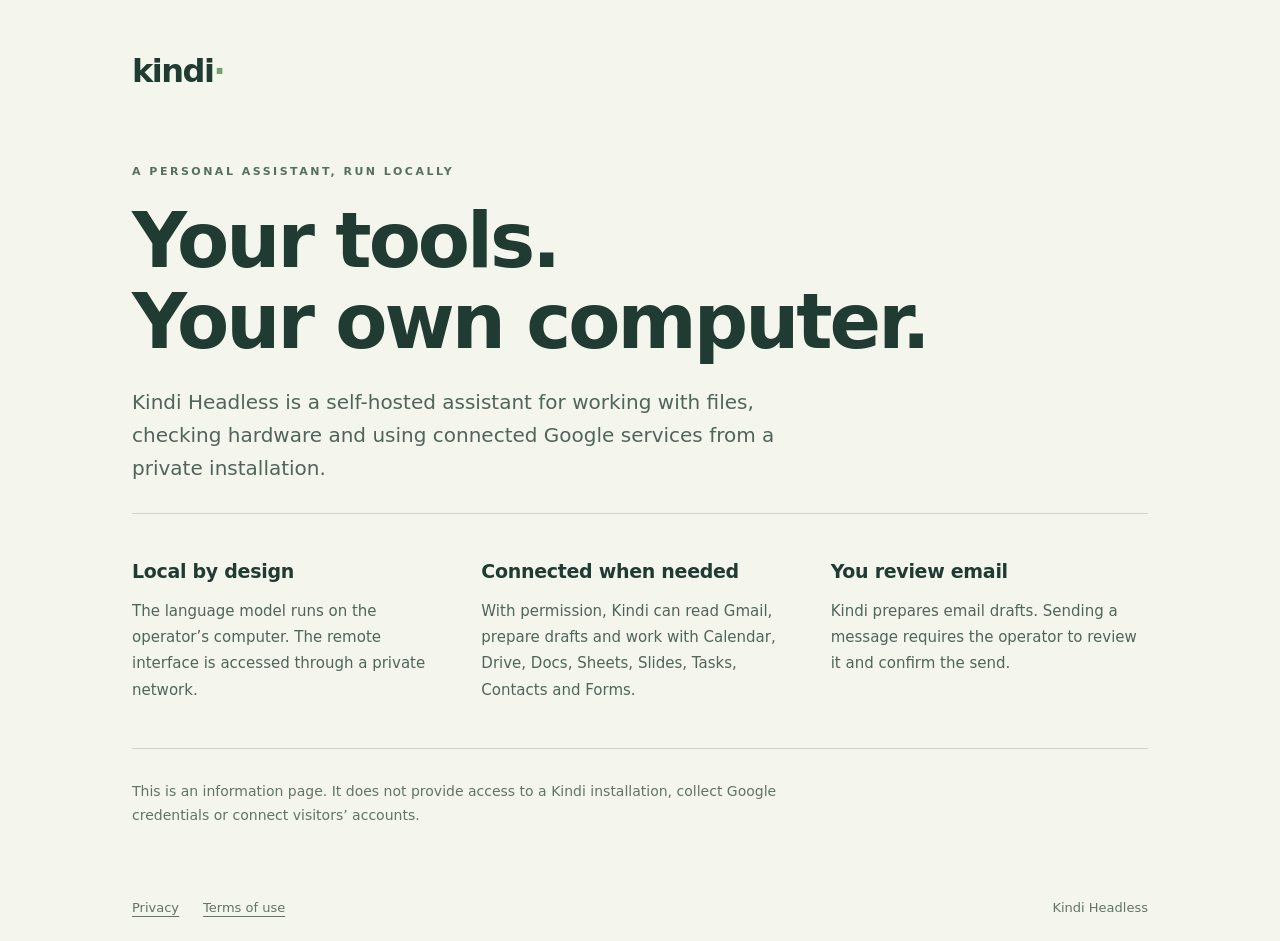
<file: index.html>
<!doctype html>
<html lang="en"><head><meta charset="utf-8"><meta name="viewport" content="width=device-width,initial-scale=1"><meta name="robots" content="noindex,nofollow"><meta name="referrer" content="no-referrer"><meta name="description" content="Kindi Headless is a self-hosted personal assistant for files and Google Workspace."><title>Kindi Headless</title><link rel="stylesheet" href="style.css"></head>
<body><main><a class="brand" href="./">kindi<span>·</span></a><p class="eyebrow">A PERSONAL ASSISTANT, RUN LOCALLY</p><h1>Your tools.<br>Your own computer.</h1><p class="intro">Kindi Headless is a self-hosted assistant for working with files, checking hardware and using connected Google services from a private installation.</p><div class="grid"><article><h2>Local by design</h2><p>The language model runs on the operator’s computer. The remote interface is accessed through a private network.</p></article><article><h2>Connected when needed</h2><p>With permission, Kindi can read Gmail, prepare drafts and work with Calendar, Drive, Docs, Sheets, Slides, Tasks, Contacts and Forms.</p></article><article><h2>You review email</h2><p>Kindi prepares email drafts. Sending a message requires the operator to review it and confirm the send.</p></article></div><p class="note">This is an information page. It does not provide access to a Kindi installation, collect Google credentials or connect visitors’ accounts.</p><footer><a href="privacy.html">Privacy</a><a href="terms.html">Terms of use</a><span>Kindi Headless</span></footer></main></body></html>
</file>
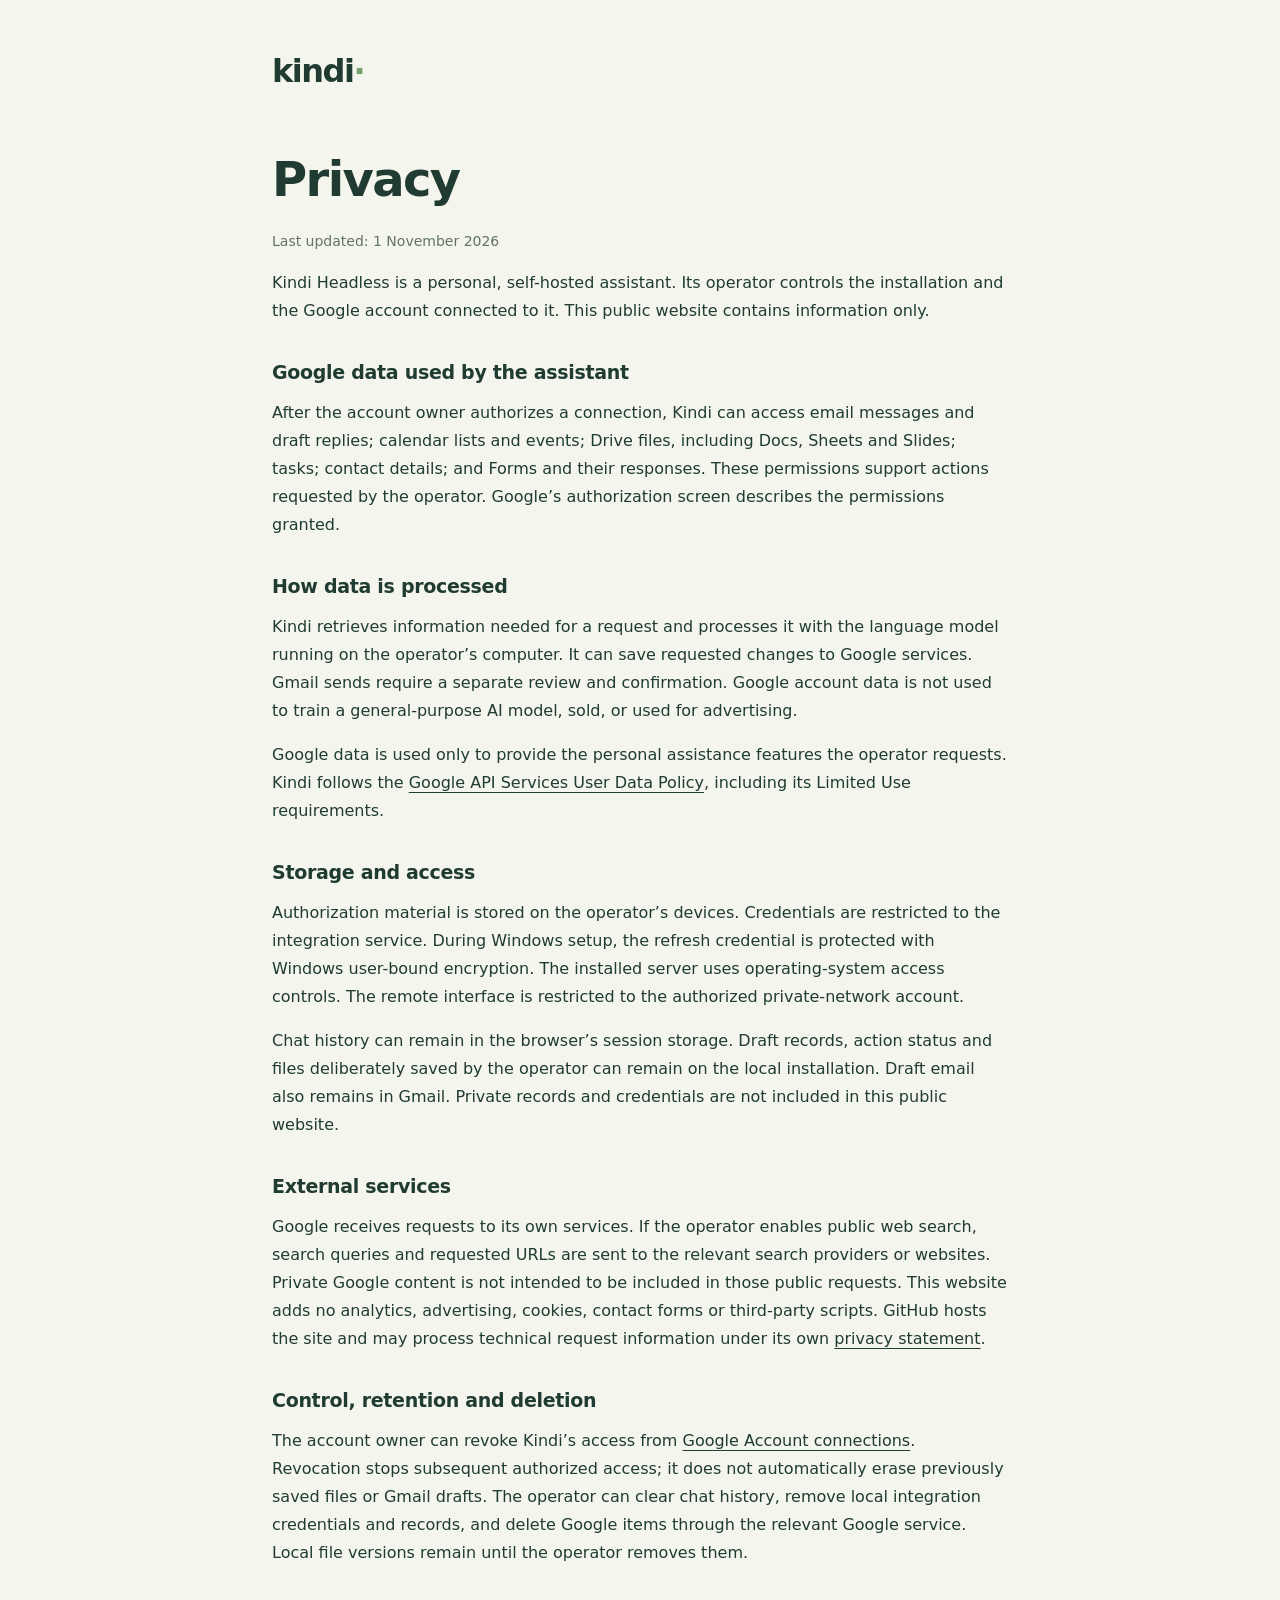
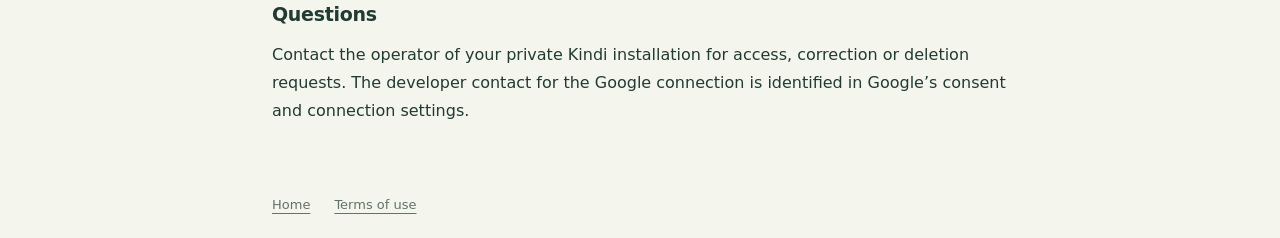
<file: privacy.html>
<!doctype html>
<html lang="en"><head><meta charset="utf-8"><meta name="viewport" content="width=device-width,initial-scale=1"><meta name="robots" content="noindex,nofollow"><meta name="referrer" content="no-referrer"><title>Privacy · Kindi Headless</title><link rel="stylesheet" href="style.css"></head>
<body><main class="document"><a class="brand" href="./">kindi<span>·</span></a><h1>Privacy</h1><p class="muted">Last updated: 1 November 2026</p><p>Kindi Headless is a personal, self-hosted assistant. Its operator controls the installation and the Google account connected to it. This public website contains information only.</p><h2>Google data used by the assistant</h2><p>After the account owner authorizes a connection, Kindi can access email messages and draft replies; calendar lists and events; Drive files, including Docs, Sheets and Slides; tasks; contact details; and Forms and their responses. These permissions support actions requested by the operator. Google’s authorization screen describes the permissions granted.</p><h2>How data is processed</h2><p>Kindi retrieves information needed for a request and processes it with the language model running on the operator’s computer. It can save requested changes to Google services. Gmail sends require a separate review and confirmation. Google account data is not used to train a general-purpose AI model, sold, or used for advertising.</p><p>Google data is used only to provide the personal assistance features the operator requests. Kindi follows the <a href="https://developers.google.com/terms/api-services-user-data-policy">Google API Services User Data Policy</a>, including its Limited Use requirements.</p><h2>Storage and access</h2><p>Authorization material is stored on the operator’s devices. Credentials are restricted to the integration service. During Windows setup, the refresh credential is protected with Windows user-bound encryption. The installed server uses operating-system access controls. The remote interface is restricted to the authorized private-network account.</p><p>Chat history can remain in the browser’s session storage. Draft records, action status and files deliberately saved by the operator can remain on the local installation. Draft email also remains in Gmail. Private records and credentials are not included in this public website.</p><h2>External services</h2><p>Google receives requests to its own services. If the operator enables public web search, search queries and requested URLs are sent to the relevant search providers or websites. Private Google content is not intended to be included in those public requests. This website adds no analytics, advertising, cookies, contact forms or third-party scripts. GitHub hosts the site and may process technical request information under its own <a href="https://docs.github.com/en/site-policy/privacy-policies/github-general-privacy-statement">privacy statement</a>.</p><h2>Control, retention and deletion</h2><p>The account owner can revoke Kindi’s access from <a href="https://myaccount.google.com/connections">Google Account connections</a>. Revocation stops subsequent authorized access; it does not automatically erase previously saved files or Gmail drafts. The operator can clear chat history, remove local integration credentials and records, and delete Google items through the relevant Google service. Local file versions remain until the operator removes them.</p><h2>Questions</h2><p>Contact the operator of your private Kindi installation for access, correction or deletion requests. The developer contact for the Google connection is identified in Google’s consent and connection settings.</p><footer><a href="./">Home</a><a href="terms.html">Terms of use</a></footer></main></body></html>
</file>
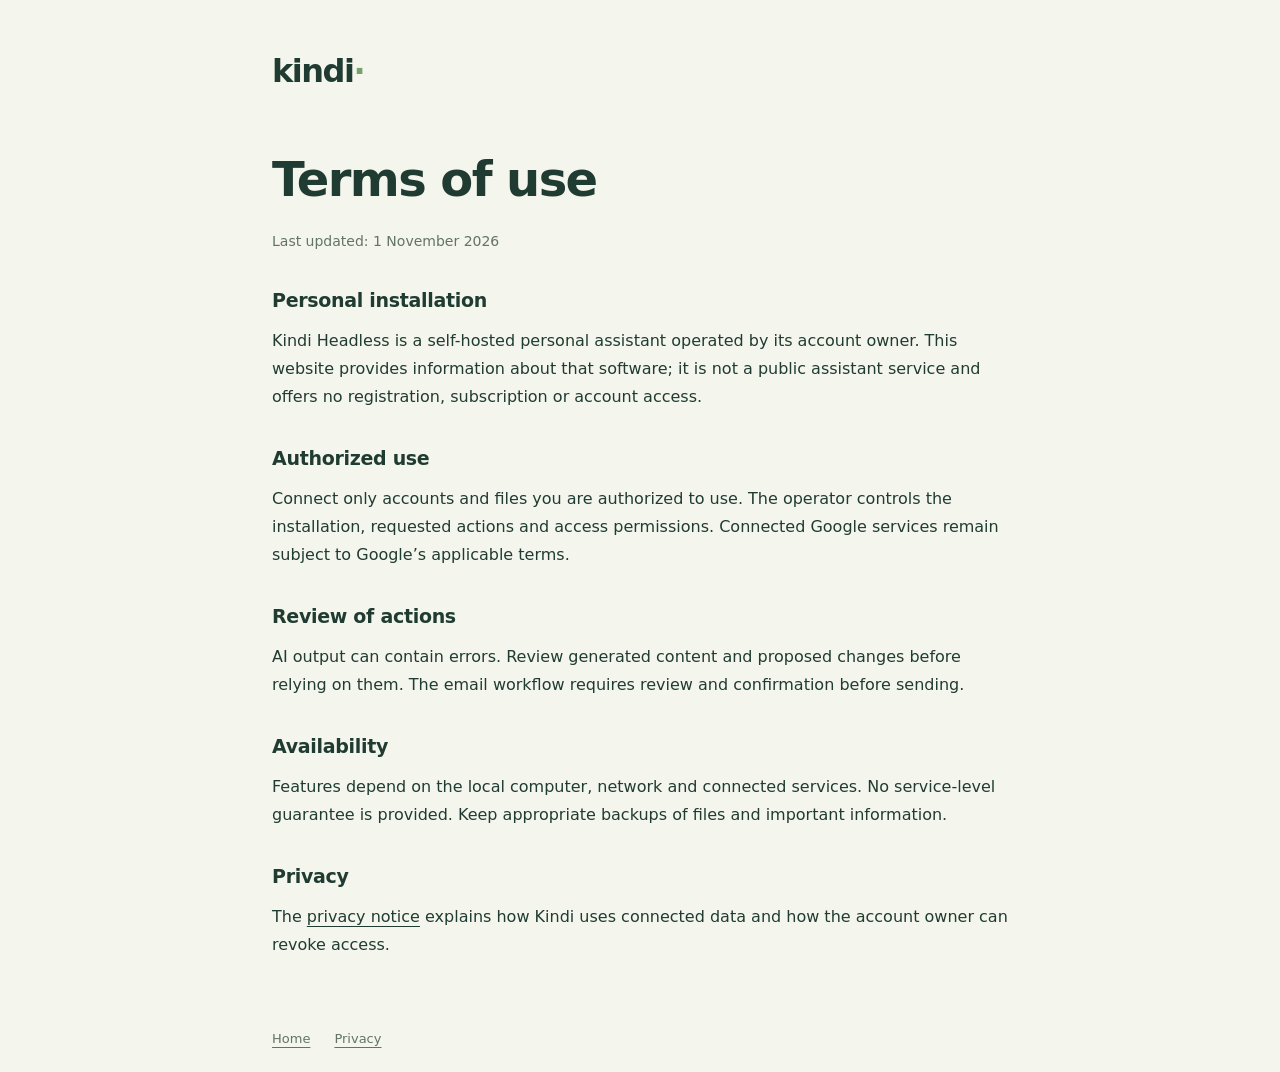
<file: terms.html>
<!doctype html>
<html lang="en"><head><meta charset="utf-8"><meta name="viewport" content="width=device-width,initial-scale=1"><meta name="robots" content="noindex,nofollow"><meta name="referrer" content="no-referrer"><title>Terms · Kindi Headless</title><link rel="stylesheet" href="style.css"></head>
<body><main class="document"><a class="brand" href="./">kindi<span>·</span></a><h1>Terms of use</h1><p class="muted">Last updated: 1 November 2026</p><h2>Personal installation</h2><p>Kindi Headless is a self-hosted personal assistant operated by its account owner. This website provides information about that software; it is not a public assistant service and offers no registration, subscription or account access.</p><h2>Authorized use</h2><p>Connect only accounts and files you are authorized to use. The operator controls the installation, requested actions and access permissions. Connected Google services remain subject to Google’s applicable terms.</p><h2>Review of actions</h2><p>AI output can contain errors. Review generated content and proposed changes before relying on them. The email workflow requires review and confirmation before sending.</p><h2>Availability</h2><p>Features depend on the local computer, network and connected services. No service-level guarantee is provided. Keep appropriate backups of files and important information.</p><h2>Privacy</h2><p>The <a href="privacy.html">privacy notice</a> explains how Kindi uses connected data and how the account owner can revoke access.</p><footer><a href="./">Home</a><a href="privacy.html">Privacy</a></footer></main></body></html>
</file>
<file: style.css>
:root{font-family:Inter,ui-sans-serif,system-ui,-apple-system,BlinkMacSystemFont,"Segoe UI",sans-serif;color:#203c32;background:#f4f5ed;font-synthesis:none}*{box-sizing:border-box}body{margin:0}main{max-width:1080px;padding:52px 32px 26px;margin:auto}.brand{font-size:32px;font-weight:750;letter-spacing:-1.5px;text-decoration:none;color:#203c32}.brand span{color:#75a16d}.eyebrow{font-size:11px;letter-spacing:2.5px;font-weight:650;color:#55715b;margin-top:72px}h1{font-weight:550;letter-spacing:-3px;font-size:clamp(42px,7vw,76px);line-height:1.06;margin:20px 0 24px}h2{font-size:19px;font-weight:650;letter-spacing:-.3px}.intro{max-width:660px;font-size:20px;line-height:1.65;color:#4f655b}.grid{display:grid;grid-template-columns:repeat(3,1fr);gap:32px;padding:30px 0;margin-top:28px;border-top:1px solid #cad4c7;border-bottom:1px solid #cad4c7}p{line-height:1.75}article p{font-size:15px;color:#4f655b}.note{max-width:720px;margin-top:30px;font-size:14px;color:#627367}a{color:inherit;text-underline-offset:4px}footer{display:flex;gap:24px;align-items:center;margin-top:48px;padding:24px 0 0;font-size:13px;color:#627367}footer span{margin-left:auto}.document{max-width:800px}.document h1{font-size:48px;margin-top:64px;letter-spacing:-1.6px}.document h2{margin-top:36px}.muted{color:#627367;font-size:14px}@media(max-width:700px){main{padding:28px 23px}.eyebrow{margin-top:50px}.grid{grid-template-columns:1fr;gap:6px}.intro{font-size:18px}h1{letter-spacing:-1.7px}footer{gap:18px}}
</file>
